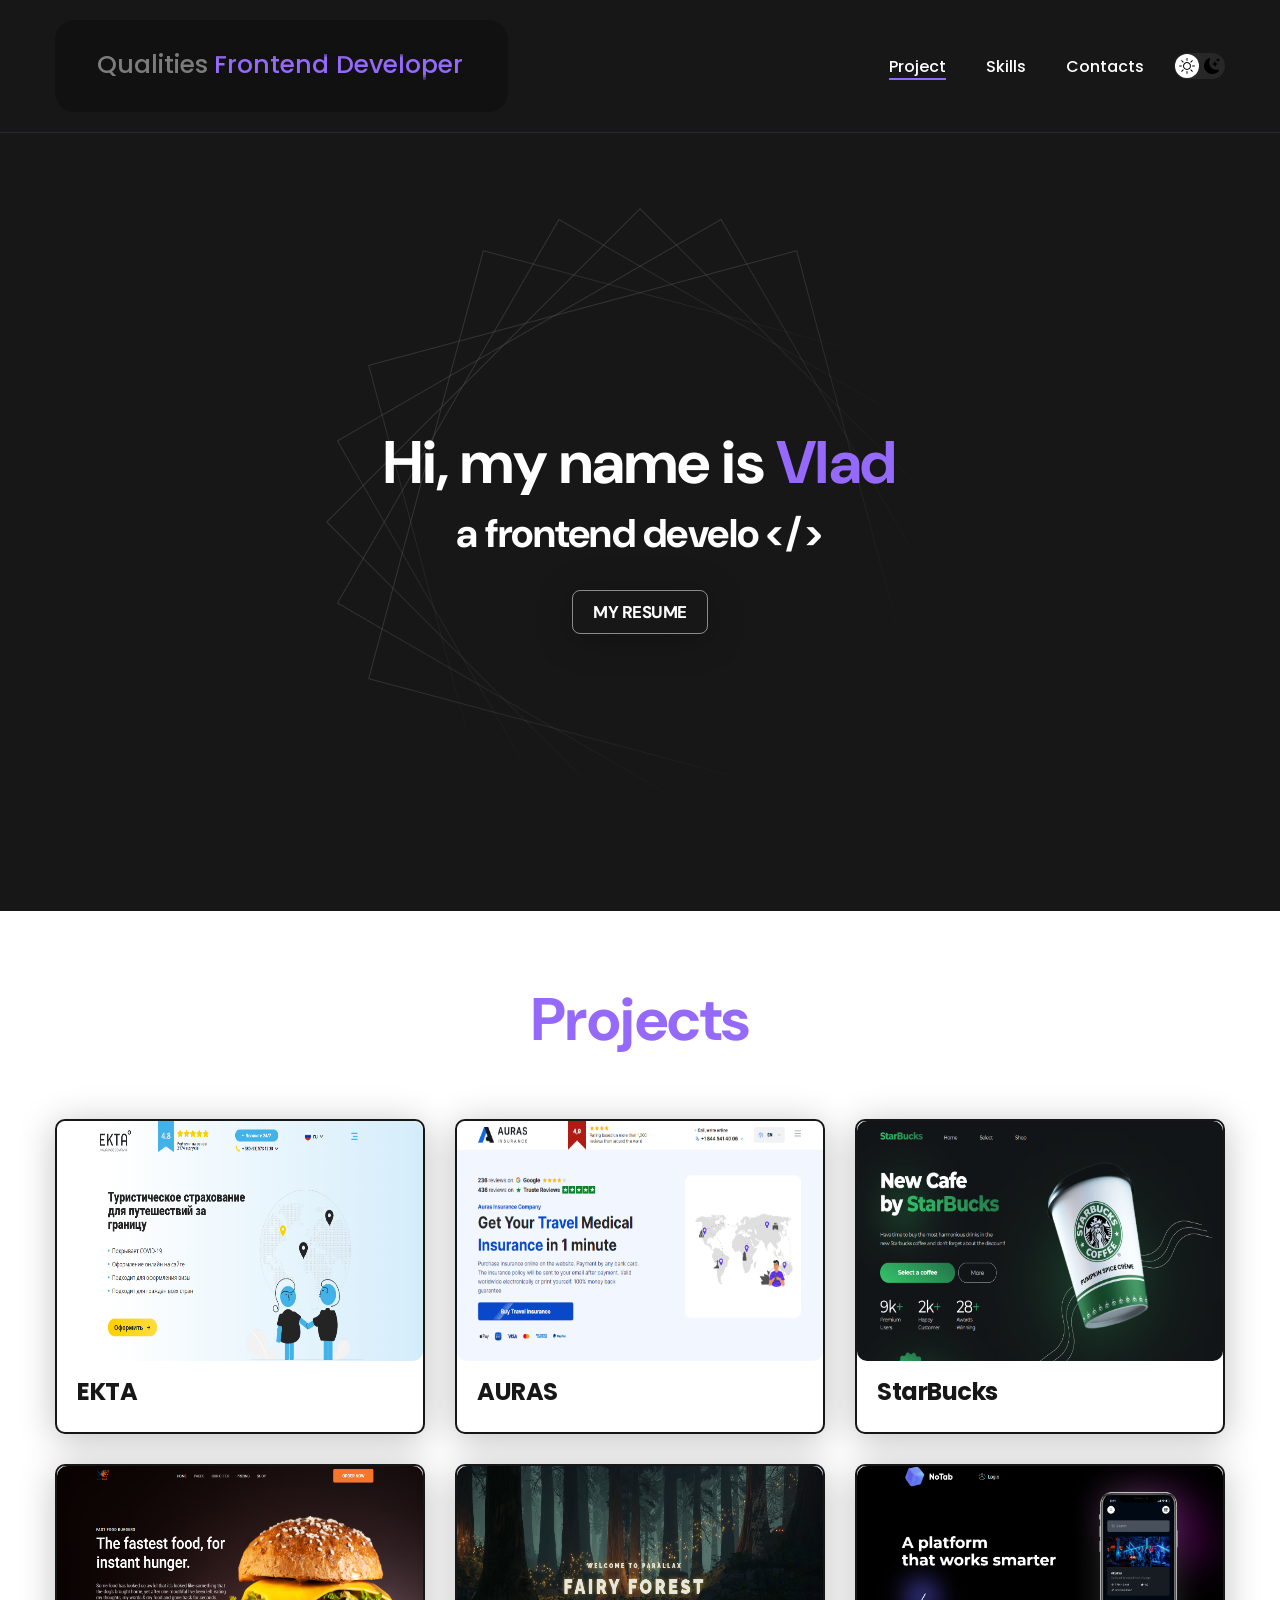
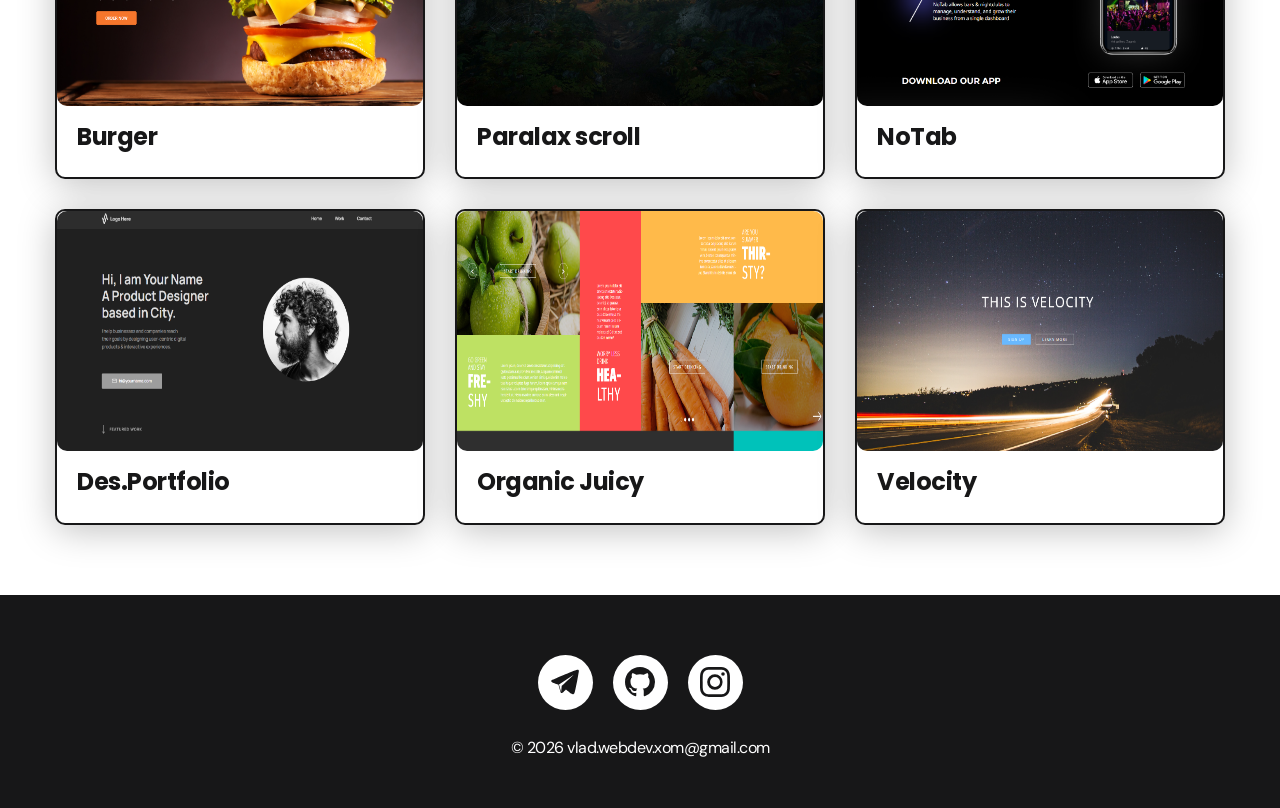
<file: index.html>
<!DOCTYPE html>
<html lang="en">
<head>
    <meta charset="UTF-8">
    <meta name="viewport" content="width=device-width, initial-scale=1.0">
    <title>My portfolio</title>
    <link rel="stylesheet" href="./css/main.css">
    <link rel="stylesheet" href="https://fonts.googleapis.com/css2?family=Material+Symbols+Outlined:opsz,wght,FILL,GRAD@20..48,100..700,0..1,-50..200&icon_names=alternate_email" />

</head>
<body>
    <nav class="nav">
        <div class="container">
            
            <div class="nav-row">
                <!--<a href="./index.html" class="logo"><strong>Frontend</strong>DEV</a> 165 код css
                <a href="./index.html" class="logo" data-text="Awesome">
                    <span class="actual-text">&nbsp;VlaDEV&nbsp;</span>
                    <span aria-hidden="true" class="logo-hover__text">&nbsp;VlaDEV&nbsp;</span>
                </a>-->
                    <div class="card-slim">
                      <div class="loader-slim">
                        <p>Qualities</p>
                        <div class="words-slim">
                          <span class="word-slim">Frontend Developer</span>
                          <span class="word-slim">2+ Years Experience</span>
                          <span class="word-slim">Fast Development</span>
                          <span class="word-slim">UI/UX</span>
                          <span class="word-slim">Figma to code</span>
                        </div>
                      </div>
                    </div>

                <button class="dark-mode-btn">
                    <img src="./img/icons/Sun.svg" alt="" class="dark-mode-btn__icon">
                    <img src="./img/icons/Moon.svg" alt="" class="dark-mode-btn__icon">
                </button>

                <!-- From Uiverse.io by JkHuger --> 
                <ul class="nav-list">
                    <li class="nav-list__item"><a href="./index.html" class="nav-list__link nav-list__link--active">Project</a></li>
                    <li class="nav-list__item"><a href="./skills.html" class="nav-list__link">Skills</a></li>
                    <li class="nav-list__item"><a href="./contacts.html" class="nav-list__link">Contacts</a></li>
                </ul>
            </div>
        </div>
    </nav>

<header class="header">
  <div class="header__wrapper">
    <h1 class="header__title">
      <strong>Hi, my name is <em>Vlad</em></strong><br>
      <span id="typing"></span>
    </h1>

    <div class="header__text">
      <p></p>
    </div>

    <a href="./resume.html" class="header-btn">My resume</a>
  </div>
</header>

    <main class="section">
        <div class="container">
            <h2 class="title-1">Projects</h2>
            <ul class="projects">
                <li class="project">
                    <a href="https://vlad-xom.github.io/EKTA/">
                    <img src="./img/projects/img-site-14.png" alt="Project img" class="project__img">
                    <h3 class="project__title">EKTA</h3>
                    </a>
                </li>
                <li class="project">
                    <a href="https://vlad-xom.github.io/AURAS/">
                    <img src="./img/projects/img-site-13.png" alt="Project img" class="project__img">
                    <h3 class="project__title">AURAS</h3>
                    </a>
                </li>
                <li class="project">
                    <a href="https://vlad-xom.github.io/Starbucks-/">
                    <img src="./img/projects/img-site-9.png" alt="Project img" class="project__img">
                    <h3 class="project__title">StarBucks</h3>
                    </a>
                </li>
                <li class="project">
                    <a href="https://vlad-xom.github.io/burger-web-site/">
                    <img src="./img/projects/img-site-7.png" alt="Project img" class="project__img">
                    <h3 class="project__title">Burger</h3>
                    </a>
                </li>
                <li class="project">
                    <a href="https://vlad-xom.github.io/paralax-site/">
                    <img src=".//img/projects/img-site-3.jpg" alt="Project img" class="project__img">
                    <h3 class="project__title">Paralax scroll</h3>
                    </a>
                </li>

                <li class="project">
                    <a href="https://vlad-xom.github.io/NoTab/">
                    <img src="./img/projects/img-site-8.png" alt="Project img" class="project__img">
                    <h3 class="project__title">NoTab</h3>
                    </a>
                </li>
                <li class="project">
                    <a href="https://vlad-xom.github.io/Des.Portfolio/">
                    <img src=".//img/projects/img-site-12.png" alt="Project img" class="project__img">
                    <h3 class="project__title">Des.Portfolio</h3>
                    </a>
                </li>
                <li class="project">
                    <a href="https://vlad-xom.github.io/Organic-juicy/">
                    <img src=".//img/projects/img-site-11.png" alt="Project img" class="project__img">
                    <h3 class="project__title">Organic Juicy</h3>
                    </a>
                </li>
                <li class="project">
                    <a href="https://vlad-xom.github.io/Velocity/">
                    <img src=".//img/projects/img-site-10.png" alt="Project img" class="project__img">
                    <h3 class="project__title">Velocity</h3>
                    </a>
                </li>
                
            </ul>
        </div>
    </main>

    <footer class="footer">
        <div class="container">
            <div class="footer__wrapper">
                <!-- Стара версія 
            <ul class="social">
                <li class="social__item"><a href="https://github.com/vlad-xom"><img src="./img/icons/gitHub.svg" alt="link"></a></li>
                <li class="social__item"><a href="https://www.instagram.com/vlad.wrtx?igsh=cWZtY2U5YmU4dnN1&utm_source=qr"><img src="./img/icons/instagram.svg" alt="link"></a></li>
                <li class="social__item"><a href="#!"><img src="./img/icons/linkedIn.svg" alt="link"></a></li>
                <li class="social__item"><a href="#!"><img src="./img/icons/twitter.svg" alt="link"></a></li> -->
                <!--<li class="social__item"><a href="#!"><img src="./img/icons/vk.svg" alt="link"></a></li> 
            </ul>
        -->
            <ul class="example-2">
                  <li class="icon-content">
                <a
                  data-social="telegram"
                  aria-label="Telegram"
                  href="https://t.me/vlad_xom">
                  <div class="filled"></div>
                  <svg viewBox="0 0 100 100" version="1.1">
                    <path
                      fill="currentColor"
                      d="M95,9.9c-1.3-1.1-3.4-1.2-7-0.1c0,0,0,0,0,0c-2.5,0.8-24.7,9.2-44.3,17.3c-17.6,7.3-31.9,13.7-33.6,14.5  c-1.9,0.6-6,2.4-6.2,5.2c-0.1,1.8,1.4,3.4,4.3,4.7c3.1,1.6,16.8,6.2,19.7,7.1c1,3.4,6.9,23.3,7.2,24.5c0.4,1.8,1.6,2.8,2.2,3.2  c0.1,0.1,0.3,0.3,0.5,0.4c0.3,0.2,0.7,0.3,1.2,0.3c0.7,0,1.5-0.3,2.2-0.8c3.7-3,10.1-9.7,11.9-11.6c7.9,6.2,16.5,13.1,17.3,13.9  c0,0,0.1,0.1,0.1,0.1c1.9,1.6,3.9,2.5,5.7,2.5c0.6,0,1.2-0.1,1.8-0.3c2.1-0.7,3.6-2.7,4.1-5.4c0-0.1,0.1-0.5,0.3-1.2  c3.4-14.8,6.1-27.8,8.3-38.7c2.1-10.7,3.8-21.2,4.8-26.8c0.2-1.4,0.4-2.5,0.5-3.2C96.3,13.5,96.5,11.2,95,9.9z M30,58.3l47.7-31.6  c0.1-0.1,0.3-0.2,0.4-0.3c0,0,0,0,0,0c0.1,0,0.1-0.1,0.2-0.1c0.1,0,0.1,0,0.2-0.1c-0.1,0.1-0.2,0.4-0.4,0.6L66,38.1  c-8.4,7.7-19.4,17.8-26.7,24.4c0,0,0,0,0,0.1c0,0-0.1,0.1-0.1,0.1c0,0,0,0.1-0.1,0.1c0,0.1,0,0.1-0.1,0.2c0,0,0,0.1,0,0.1  c0,0,0,0,0,0.1c-0.5,5.6-1.4,15.2-1.8,19.5c0,0,0,0,0-0.1C36.8,81.4,31.2,62.3,30,58.3z"></path>
                  </svg>
                </a>
                <div class="tooltip">Telegram</div>
              </li>
              
              <li class="icon-content">
                <a href="https://github.com/vlad-xom" aria-label="GitHub" data-social="github">
                  <div class="filled"></div>
                  <svg
                    xmlns="http://www.w3.org/2000/svg"
                    width="16"
                    height="16"
                    fill="currentColor"
                    class="bi bi-github"
                    viewBox="0 0 16 16"
                    xml:space="preserve">
                    <path
                      d="M8 0C3.58 0 0 3.58 0 8c0 3.54 2.29 6.53 5.47 7.59.4.07.55-.17.55-.38 0-.19-.01-.82-.01-1.49-2.01.37-2.53-.49-2.69-.94-.09-.23-.48-.94-.82-1.13-.28-.15-.68-.52-.01-.53.63-.01 1.08.58 1.23.82.72 1.21 1.87.87 2.33.66.07-.52.28-.87.51-1.07-1.78-.2-3.64-.89-3.64-3.95 0-.87.31-1.59.82-2.15-.08-.2-.36-1.02.08-2.12 0 0 .67-.21 2.2.82.64-.18 1.32-.27 2-.27s1.36.09 2 .27c1.53-1.04 2.2-.82 2.2-.82.44 1.1.16 1.92.08 2.12.51.56.82 1.27.82 2.15 0 3.07-1.87 3.75-3.65 3.95.29.25.54.73.54 1.48 0 1.07-.01 1.93-.01 2.2 0 .21.15.46.55.38A8.01 8.01 0 0 0 16 8c0-4.42-3.58-8-8-8"
                      fill="currentColor"></path>
                  </svg>
                </a>
                <div class="tooltip">GitHub</div>
              </li>

              <li class="icon-content">
                <a
                  href="https://www.instagram.com/vlad.wrtx?igsh=cWZtY2U5YmU4dnN1&utm_source=qr"
                  aria-label="Instagram"
                  data-social="instagram">
                  <div class="filled"></div>
                  <svg
                    xmlns="http://www.w3.org/2000/svg"
                    width="16"
                    height="16"
                    fill="currentColor"
                    class="bi bi-instagram"
                    viewBox="0 0 16 16"
                    xml:space="preserve">
                    <path
                      d="M8 0C5.829 0 5.556.01 4.703.048 3.85.088 3.269.222 2.76.42a3.9 3.9 0 0 0-1.417.923A3.9 3.9 0 0 0 .42 2.76C.222 3.268.087 3.85.048 4.7.01 5.555 0 5.827 0 8.001c0 2.172.01 2.444.048 3.297.04.852.174 1.433.372 1.942.205.526.478.972.923 1.417.444.445.89.719 1.416.923.51.198 1.09.333 1.942.372C5.555 15.99 5.827 16 8 16s2.444-.01 3.298-.048c.851-.04 1.434-.174 1.943-.372a3.9 3.9 0 0 0 1.416-.923c.445-.445.718-.891.923-1.417.197-.509.332-1.09.372-1.942C15.99 10.445 16 10.173 16 8s-.01-2.445-.048-3.299c-.04-.851-.175-1.433-.372-1.941a3.9 3.9 0 0 0-.923-1.417A3.9 3.9 0 0 0 13.24.42c-.51-.198-1.092-.333-1.943-.372C10.443.01 10.172 0 7.998 0zm-.717 1.442h.718c2.136 0 2.389.007 3.232.046.78.035 1.204.166 1.486.275.373.145.64.319.92.599s.453.546.598.92c.11.281.24.705.275 1.485.039.843.047 1.096.047 3.231s-.008 2.389-.047 3.232c-.035.78-.166 1.203-.275 1.485a2.5 2.5 0 0 1-.599.919c-.28.28-.546.453-.92.598-.28.11-.704.24-1.485.276-.843.038-1.096.047-3.232.047s-2.39-.009-3.233-.047c-.78-.036-1.203-.166-1.485-.276a2.5 2.5 0 0 1-.92-.598 2.5 2.5 0 0 1-.6-.92c-.109-.281-.24-.705-.275-1.485-.038-.843-.046-1.096-.046-3.233s.008-2.388.046-3.231c.036-.78.166-1.204.276-1.486.145-.373.319-.64.599-.92s.546-.453.92-.598c.282-.11.705-.24 1.485-.276.738-.034 1.024-.044 2.515-.045zm4.988 1.328a.96.96 0 1 0 0 1.92.96.96 0 0 0 0-1.92m-4.27 1.122a4.109 4.109 0 1 0 0 8.217 4.109 4.109 0 0 0 0-8.217m0 1.441a2.667 2.667 0 1 1 0 5.334 2.667 2.667 0 0 1 0-5.334"
                      fill="currentColor"></path>
                  </svg>
                </a>
                <div class="tooltip">Instagram</div>
              </li>
            </ul>
            <div class="copyright">
                <p>© 2026 vlad.webdev.xom@gmail.com</p>
            </div>
            </div>
        </div>
    </footer>


    <script src="./js/main.js"></script>

</body>
</html>
</file>
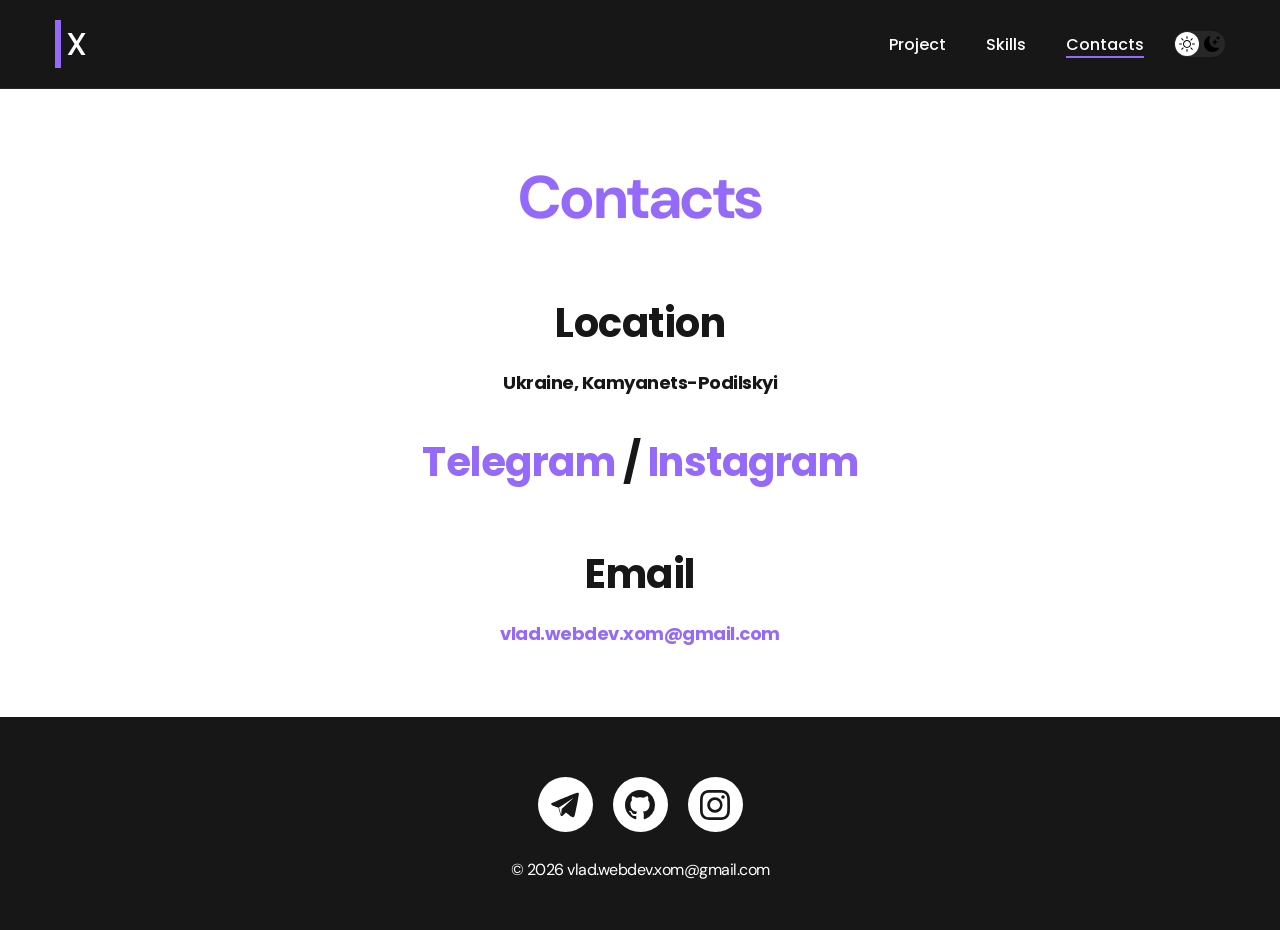
<file: contacts.html>
<!DOCTYPE html>
<html lang="en">
<head>
    <meta charset="UTF-8">
    <meta name="viewport" content="width=device-width, initial-scale=1.0">
    <title>My portfolio</title>
    <link rel="stylesheet" href="./css/main.css">
</head>
<body>
    <nav class="nav">
        <div class="container">
            <div class="nav-row">
                <!--<a href="./index.html" class="logo"><strong>Frontend</strong>DEV</a> 165 код css-->
                <a href="./index.html" class="logo" data-text="Awesome">
                    <span class="actual-text">&nbsp;x&nbsp;</span>
                    <span aria-hidden="true" class="logo-hover__text">&nbsp;x&nbsp;</span>
                </a>
                <button class="dark-mode-btn">
                    <img src="./img/icons/Sun.svg" alt="" class="dark-mode-btn__icon">
                    <img src="./img/icons/Moon.svg" alt="" class="dark-mode-btn__icon">
                </button>
                <ul class="nav-list">
                    <li class="nav-list__item"><a href="./index.html" class="nav-list__link">Project</a></li>
                    <li class="nav-list__item"><a href="./skills.html" class="nav-list__link">Skills</a></li>
                    <li class="nav-list__item"><a href="./contacts.html" class="nav-list__link nav-list__link--active">Contacts</a></li>
                </ul>
            </div>
        </div>
    </nav>

    <main class="section">
        <div class="container">
            <h1 class="title-1 fade-up">Contacts</h1>

            <ul class="content-list">
                <li class="content-list__item fade-up">
                    <h2 class="title-2 fade-up">Location</h2>
                    <p class="fade-up">Ukraine, Kamyanets-Podilskyi</p>
                </li>
                    <li class="content-list__item fade-up">
                    <h2 class="title-2 fade-up"><span><a href="https://t.me/vlad_xom">Telegram</a></span> / <span><a href="https://www.instagram.com/vlad.wrtx?igsh=cWZtY2U5YmU4dnN1&utm_source=qr">Instagram</a></span></h2>
                    <!--<p class="fade-up"><a href="tel:+380682208898">+380682208898</a></p>-->
                </li>
                <li class="content-list__item fade-up">
                    <h2 class="title-2 fade-up">Email</h2>
                    <p class="fade-up"><a href="mailto:vlad.webdev.xom@gmail.com">vlad.webdev.xom@gmail.com</a></p>
                </li>
            </ul>
        </div>




    </main>

    <footer class="footer">
        <div class="container">
            <div class="footer__wrapper">
                <!-- Стара версія 
            <ul class="social">
                <li class="social__item"><a href="https://github.com/vlad-xom"><img src="./img/icons/gitHub.svg" alt="link"></a></li>
                <li class="social__item"><a href="https://www.instagram.com/vlad.wrtx?igsh=cWZtY2U5YmU4dnN1&utm_source=qr"><img src="./img/icons/instagram.svg" alt="link"></a></li>
                <li class="social__item"><a href="#!"><img src="./img/icons/linkedIn.svg" alt="link"></a></li>
                <li class="social__item"><a href="#!"><img src="./img/icons/twitter.svg" alt="link"></a></li> -->
                <!--<li class="social__item"><a href="#!"><img src="./img/icons/vk.svg" alt="link"></a></li> 
            </ul>
        -->
            <ul class="example-2">
                  <li class="icon-content">
                <a
                  data-social="telegram"
                  aria-label="Telegram"
                  href="https://t.me/vlad_xom">
                  <div class="filled"></div>
                  <svg viewBox="0 0 100 100" version="1.1">
                    <path
                      fill="currentColor"
                      d="M95,9.9c-1.3-1.1-3.4-1.2-7-0.1c0,0,0,0,0,0c-2.5,0.8-24.7,9.2-44.3,17.3c-17.6,7.3-31.9,13.7-33.6,14.5  c-1.9,0.6-6,2.4-6.2,5.2c-0.1,1.8,1.4,3.4,4.3,4.7c3.1,1.6,16.8,6.2,19.7,7.1c1,3.4,6.9,23.3,7.2,24.5c0.4,1.8,1.6,2.8,2.2,3.2  c0.1,0.1,0.3,0.3,0.5,0.4c0.3,0.2,0.7,0.3,1.2,0.3c0.7,0,1.5-0.3,2.2-0.8c3.7-3,10.1-9.7,11.9-11.6c7.9,6.2,16.5,13.1,17.3,13.9  c0,0,0.1,0.1,0.1,0.1c1.9,1.6,3.9,2.5,5.7,2.5c0.6,0,1.2-0.1,1.8-0.3c2.1-0.7,3.6-2.7,4.1-5.4c0-0.1,0.1-0.5,0.3-1.2  c3.4-14.8,6.1-27.8,8.3-38.7c2.1-10.7,3.8-21.2,4.8-26.8c0.2-1.4,0.4-2.5,0.5-3.2C96.3,13.5,96.5,11.2,95,9.9z M30,58.3l47.7-31.6  c0.1-0.1,0.3-0.2,0.4-0.3c0,0,0,0,0,0c0.1,0,0.1-0.1,0.2-0.1c0.1,0,0.1,0,0.2-0.1c-0.1,0.1-0.2,0.4-0.4,0.6L66,38.1  c-8.4,7.7-19.4,17.8-26.7,24.4c0,0,0,0,0,0.1c0,0-0.1,0.1-0.1,0.1c0,0,0,0.1-0.1,0.1c0,0.1,0,0.1-0.1,0.2c0,0,0,0.1,0,0.1  c0,0,0,0,0,0.1c-0.5,5.6-1.4,15.2-1.8,19.5c0,0,0,0,0-0.1C36.8,81.4,31.2,62.3,30,58.3z"></path>
                  </svg>
                </a>
                <div class="tooltip">Telegram</div>
              </li>
              
              <li class="icon-content">
                <a href="https://github.com/vlad-xom" aria-label="GitHub" data-social="github">
                  <div class="filled"></div>
                  <svg
                    xmlns="http://www.w3.org/2000/svg"
                    width="16"
                    height="16"
                    fill="currentColor"
                    class="bi bi-github"
                    viewBox="0 0 16 16"
                    xml:space="preserve">
                    <path
                      d="M8 0C3.58 0 0 3.58 0 8c0 3.54 2.29 6.53 5.47 7.59.4.07.55-.17.55-.38 0-.19-.01-.82-.01-1.49-2.01.37-2.53-.49-2.69-.94-.09-.23-.48-.94-.82-1.13-.28-.15-.68-.52-.01-.53.63-.01 1.08.58 1.23.82.72 1.21 1.87.87 2.33.66.07-.52.28-.87.51-1.07-1.78-.2-3.64-.89-3.64-3.95 0-.87.31-1.59.82-2.15-.08-.2-.36-1.02.08-2.12 0 0 .67-.21 2.2.82.64-.18 1.32-.27 2-.27s1.36.09 2 .27c1.53-1.04 2.2-.82 2.2-.82.44 1.1.16 1.92.08 2.12.51.56.82 1.27.82 2.15 0 3.07-1.87 3.75-3.65 3.95.29.25.54.73.54 1.48 0 1.07-.01 1.93-.01 2.2 0 .21.15.46.55.38A8.01 8.01 0 0 0 16 8c0-4.42-3.58-8-8-8"
                      fill="currentColor"></path>
                  </svg>
                </a>
                <div class="tooltip">GitHub</div>
              </li>

              <li class="icon-content">
                <a
                  href="https://www.instagram.com/vlad.wrtx?igsh=cWZtY2U5YmU4dnN1&utm_source=qr"
                  aria-label="Instagram"
                  data-social="instagram">
                  <div class="filled"></div>
                  <svg
                    xmlns="http://www.w3.org/2000/svg"
                    width="16"
                    height="16"
                    fill="currentColor"
                    class="bi bi-instagram"
                    viewBox="0 0 16 16"
                    xml:space="preserve">
                    <path
                      d="M8 0C5.829 0 5.556.01 4.703.048 3.85.088 3.269.222 2.76.42a3.9 3.9 0 0 0-1.417.923A3.9 3.9 0 0 0 .42 2.76C.222 3.268.087 3.85.048 4.7.01 5.555 0 5.827 0 8.001c0 2.172.01 2.444.048 3.297.04.852.174 1.433.372 1.942.205.526.478.972.923 1.417.444.445.89.719 1.416.923.51.198 1.09.333 1.942.372C5.555 15.99 5.827 16 8 16s2.444-.01 3.298-.048c.851-.04 1.434-.174 1.943-.372a3.9 3.9 0 0 0 1.416-.923c.445-.445.718-.891.923-1.417.197-.509.332-1.09.372-1.942C15.99 10.445 16 10.173 16 8s-.01-2.445-.048-3.299c-.04-.851-.175-1.433-.372-1.941a3.9 3.9 0 0 0-.923-1.417A3.9 3.9 0 0 0 13.24.42c-.51-.198-1.092-.333-1.943-.372C10.443.01 10.172 0 7.998 0zm-.717 1.442h.718c2.136 0 2.389.007 3.232.046.78.035 1.204.166 1.486.275.373.145.64.319.92.599s.453.546.598.92c.11.281.24.705.275 1.485.039.843.047 1.096.047 3.231s-.008 2.389-.047 3.232c-.035.78-.166 1.203-.275 1.485a2.5 2.5 0 0 1-.599.919c-.28.28-.546.453-.92.598-.28.11-.704.24-1.485.276-.843.038-1.096.047-3.232.047s-2.39-.009-3.233-.047c-.78-.036-1.203-.166-1.485-.276a2.5 2.5 0 0 1-.92-.598 2.5 2.5 0 0 1-.6-.92c-.109-.281-.24-.705-.275-1.485-.038-.843-.046-1.096-.046-3.233s.008-2.388.046-3.231c.036-.78.166-1.204.276-1.486.145-.373.319-.64.599-.92s.546-.453.92-.598c.282-.11.705-.24 1.485-.276.738-.034 1.024-.044 2.515-.045zm4.988 1.328a.96.96 0 1 0 0 1.92.96.96 0 0 0 0-1.92m-4.27 1.122a4.109 4.109 0 1 0 0 8.217 4.109 4.109 0 0 0 0-8.217m0 1.441a2.667 2.667 0 1 1 0 5.334 2.667 2.667 0 0 1 0-5.334"
                      fill="currentColor"></path>
                  </svg>
                </a>
                <div class="tooltip">Instagram</div>
              </li>
            </ul>
            <div class="copyright">
                <p>© 2026 vlad.webdev.xom@gmail.com</p>
            </div>
            </div>
        </div>
    </footer>

        <script src="./js/main.js"></script>
</body>
</html>
</file>
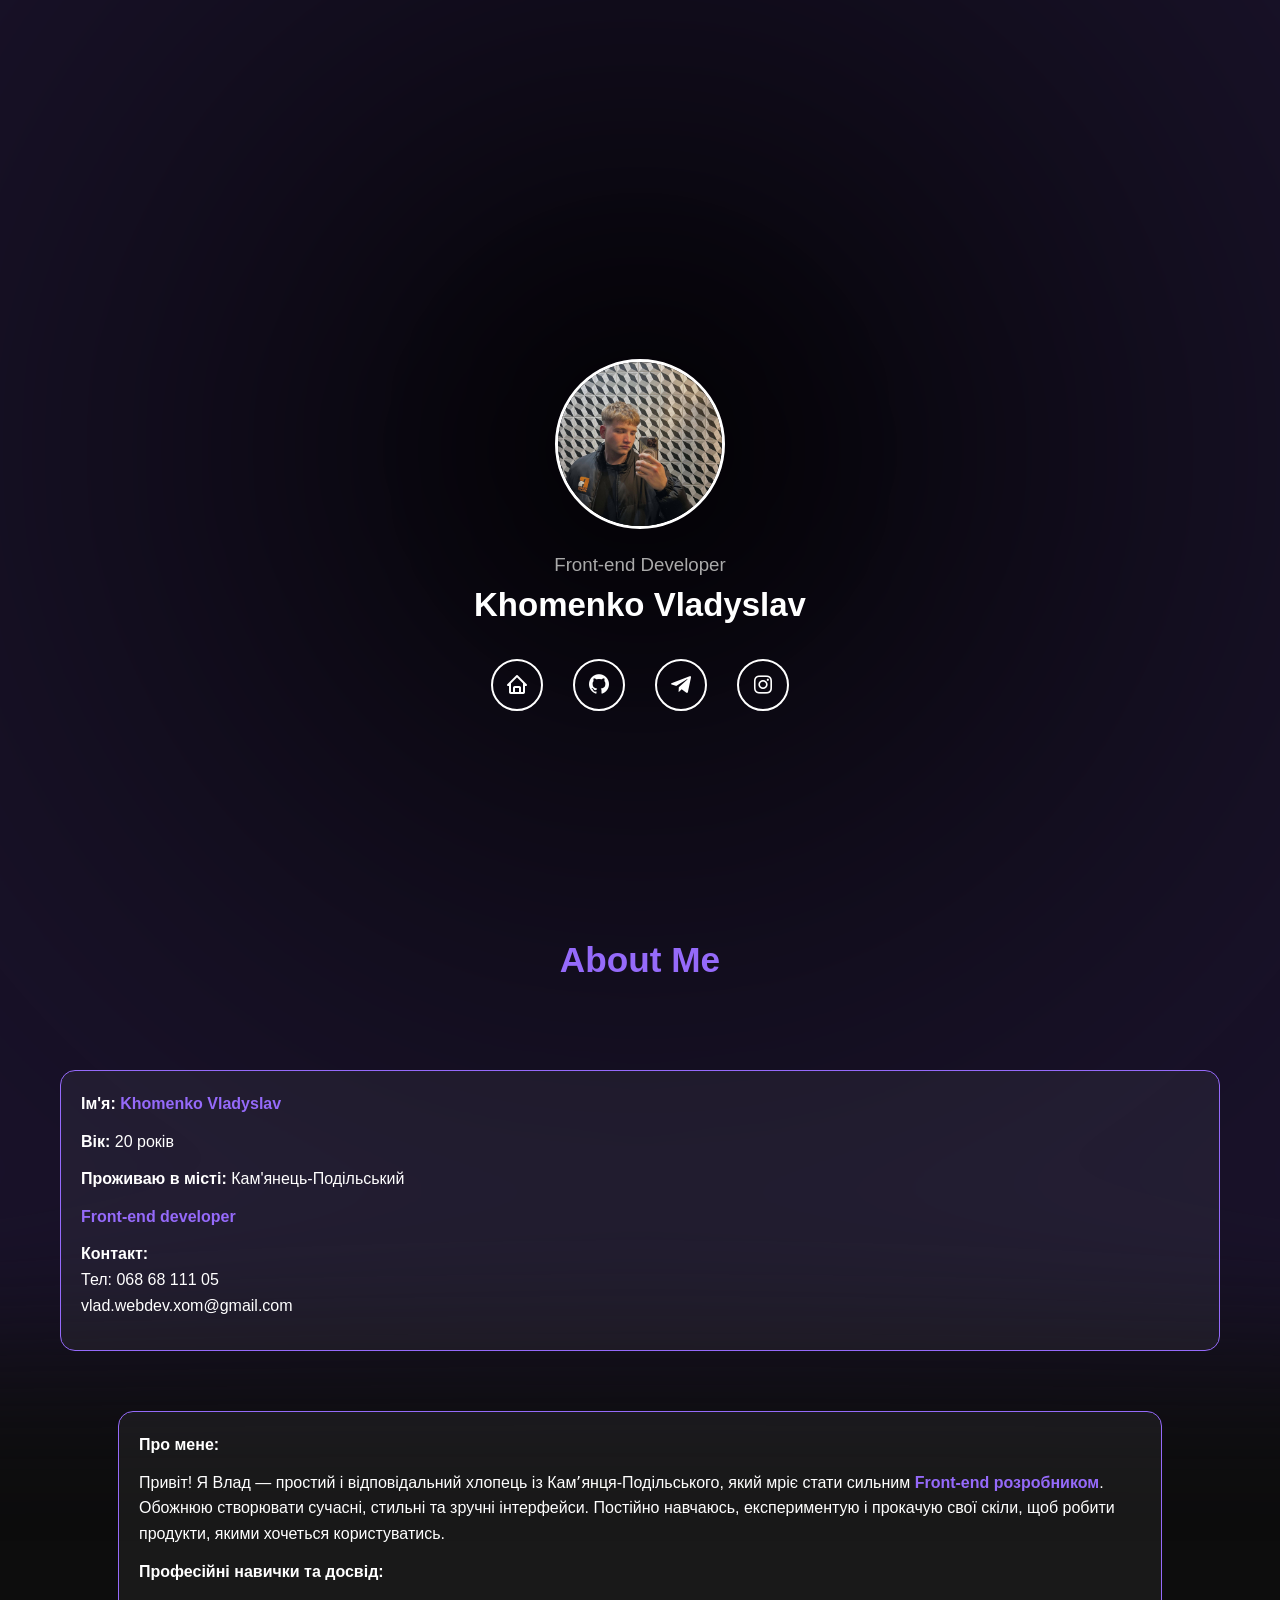
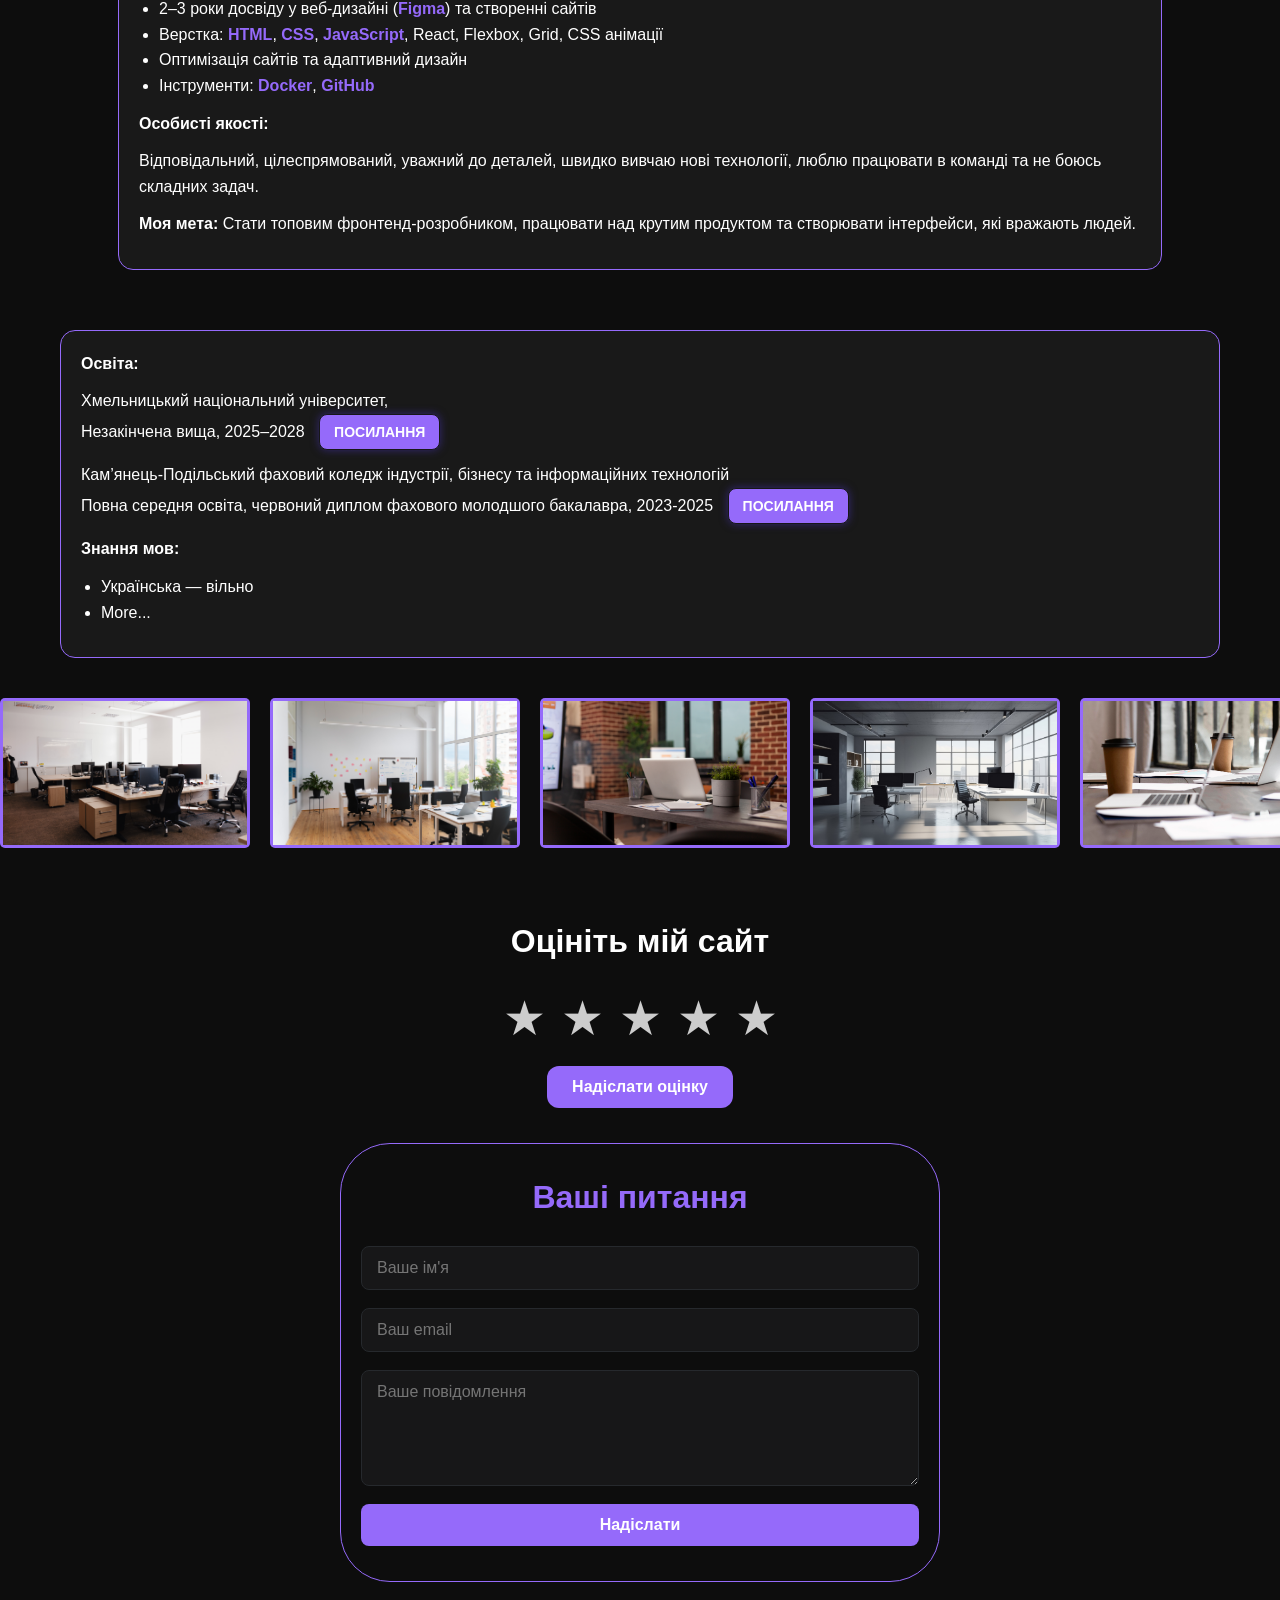
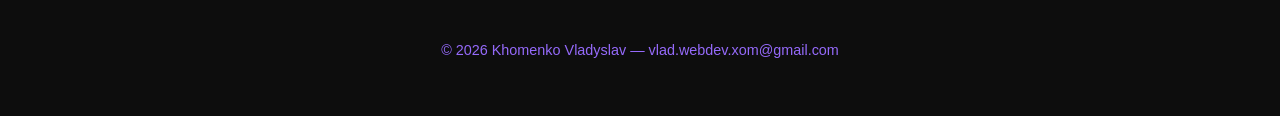
<file: resume.html>
<!DOCTYPE html>
<html lang="uk">
<head>
<meta charset="UTF-8">
<meta name="viewport" content="width=device-width, initial-scale=1.0">
<title>Resume my</title>
<link rel="icon" type="image/png" sizes="32x32" href="./img/projects/hero-img.jpg">
<link href="https://unpkg.com/boxicons@2.1.4/css/boxicons.min.css" rel="stylesheet">
<link rel="stylesheet" href="./css/rusume.css">
<link rel="stylesheet" href="https://cdn.jsdelivr.net/npm/swiper@11/swiper-bundle.min.css"/>
</head>
<body>

<!-- Hero -->
<section class="hero">
    <img src="./img/projects/user-photo.jpg" alt="Vlad photo" class="card-photo">
  <img src="./img/projects/hero-img-1.jpg" alt="Фото користувача" class="fade-in" data-delay="500">

  <h3 class="fade-in">Front-end Developer</h3>
  <h1 class="fade-in" data-delay="600">Khomenko Vladyslav</h1>
  <div class="socials fade-in" data-delay="900">
    <a href="./index.html" title="Головна"><i class='bx bx-home'></i></a>
    <a href="https://github.com/vlad-xom" target="_blank" title="GitHub"><i class='bx bxl-github'></i></a>
    <a href="https://t.me/vlad_xom" target="_blank" title="Telegram"><i class='bx bxl-telegram'></i></a>
    <a href="https://instagram.com/vlad.wrtx" target="_blank" title="Instagram"><i class='bx bxl-instagram'></i></a>
  </div>
</section>

<!-- About -->
<section class="about">
  <h2>About Me</h2>

  <div class="about-left fade-in" data-delay="0">
    <p><strong>Ім'я:</strong> <span class="highlight">Khomenko Vladyslav</span></p>
    <p><strong>Вік:</strong> 20 років</p>
    <p><strong>Проживаю в місті:</strong> Кам'янець-Подільський</p>
    <p><strong></strong> <span class="highlight">Front-end developer</span></p>
    <!--<p><strong>Вид зайнятості:</strong> повна, неповна</p>-->
    <p><strong>Контакт:</strong><br>Тел: 068 68 111 05<br> vlad.webdev.xom@gmail.com</p>
  </div>

<div class="about-center fade-in" data-delay="300">
  <p><strong>Про мене:</strong></p>
  <p>
    Привіт! Я Влад — простий і відповідальний хлопець із Камʼянця-Подільського, який мріє стати сильним 
    <span class="highlight">Front-end розробником</span>. Обожнюю створювати сучасні, стильні та зручні інтерфейси. 
    Постійно навчаюсь, експериментую і прокачую свої скіли, щоб робити продукти, якими хочеться користуватись.
  </p>

  <p><strong>Професійні навички та досвід:</strong></p>
  <ul>
    <li>2–3 роки досвіду у веб-дизайні (<span class="highlight">Figma</span>) та створенні сайтів</li>
    <li>Верстка: <span class="highlight">HTML</span>, <span class="highlight">CSS</span>, <span class="highlight">JavaScript</span>, React, Flexbox, Grid, CSS анімації</li>
    <li>Оптимізація сайтів та адаптивний дизайн</li>
    <li>Інструменти: <span class="highlight">Docker</span>, <span class="highlight">GitHub</span></li>
  </ul>

  <p><strong>Особисті якості:</strong></p>
  <p>Відповідальний, цілеспрямований, уважний до деталей, швидко вивчаю нові технології, люблю працювати в команді та не боюсь складних задач.</p>

  <p><strong>Моя мета:</strong> Стати топовим фронтенд-розробником, працювати над крутим продуктом та створювати інтерфейси, які вражають людей.</p>
</div>

  <div class="about-right fade-in" data-delay="600">
<div class="education-section">
  <p><strong>Освіта:</strong></p>

  <p>
    Хмельницький національний університет,<br>
    Незакінчена вища, 2025–2028
    <a href="https://khmnu.edu.ua/" target="_blank" class="edu-link">Посилання</a>
  </p>

  <p>
    Кам’янець-Подільський фаховий коледж індустрії, бізнесу та інформаційних технологій<br>
    Повна середня освіта, червоний диплом фахового молодшого бакалавра, 2023-2025
    <a href="https://kpik.org.ua/" target="_blank" class="edu-link">Посилання</a>
  </p>

  <p><strong>Знання мов:</strong></p>
  <ul>
    <li>Українська — вільно</li>
    <li>More...</li>
  </ul>
</div>
</section>
<!-- Slider -->
<section class="slider-section">
  <div class="swiper mySwiper">
    <div class="swiper-wrapper">

      <div class="swiper-slide"><img src="./img/slider-img/img-slider-1.jpg" alt=""></div>
      <div class="swiper-slide"><img src="./img/slider-img/img-slider-2.jpg" alt=""></div>
      <div class="swiper-slide"><img src="./img/slider-img/img-slider-3.jpg" alt=""></div>
      <div class="swiper-slide"><img src="./img/slider-img/img-slider-4.jpg" alt=""></div>
      <div class="swiper-slide"><img src="./img/slider-img/img-slider-5.jpg" alt=""></div>
      <div class="swiper-slide"><img src="./img/slider-img/img-slider-6.jpg" alt=""></div>
      <div class="swiper-slide"><img src="./img/slider-img/img-slider-7.jpg" alt=""></div>
      <div class="swiper-slide"><img src="./img/slider-img/img-slider-8.jpg" alt=""></div>
      <div class="swiper-slide"><img src="./img/slider-img/img-slider-9.jpg" alt=""></div>

    </div>
  </div>
</section>
<!-- Rating -->
<section class="rating-section fade-in">
  <h2>Оцініть мій сайт</h2>
  <form action="https://formspree.io/f/xrbobekz" method="POST" id="ratingForm">
    <div class="rating-wrapper">
      <div class="stars">
        <input type="radio" name="rating" id="star1" value="1" required>
        <label for="star1">★</label>

        <input type="radio" name="rating" id="star2" value="2">
        <label for="star2">★</label>

        <input type="radio" name="rating" id="star3" value="3">
        <label for="star3">★</label>

        <input type="radio" name="rating" id="star4" value="4">
        <label for="star4">★</label>

        <input type="radio" name="rating" id="star5" value="5">
        <label for="star5">★</label>
      </div>

      <input type="hidden" name="message" value="Користувач оцінив сайт">

      <div class="rating-button-wrapper">
        <button type="submit" class="rating-btn">Надіслати оцінку</button>
      </div>
    </div>
  </form>
</section>

  <!-- Contact -->
   <div class="contacts">
    <section class="contact fade-in">
      <h2>Ваші питання</h2>
      <form action="https://formspree.io/f/xrbobekz" method="POST">
      <input type="text" name="name" placeholder="Ваше ім'я" required>
      <input type="email" name="email" placeholder="Ваш email" required>
      <textarea name="message" rows="5" placeholder="Ваше повідомлення" required></textarea>
      <button type="submit">Надіслати</button>
      </form>
    </section>
   </div>


<footer>
  © 2026 Khomenko Vladyslav — vlad.webdev.xom@gmail.com
</footer>
<script src="./js/main.js"></script>
<script src="https://cdn.jsdelivr.net/npm/swiper@11/swiper-bundle.min.js"></script>
<script src="./js/slider.js"></script>



</body>
</html>
</file>
<file: css/main.css>
@import "./reset.css";
@import url('https://fonts.googleapis.com/css2?family=DM+Sans:ital,opsz,wght@0,9..40,100..1000;1,9..40,100..1000&family=Poppins:wght@400;500;700&display=swap');


:root {
    --blackpure: #000;
    --black: #171718;
    --black-border: #26292d;
    --white: #fff;
    --purpule: #956afa; /*#5c62ec*/
    --page-bg-color: #ffffff;



    --text-color: var(--black);
    --dark-bg: var(--black);
    --dark-border: var(--black-border);
    --header-text: var(--white);
    --accent: var(--purpule);

    /* Logo btn */
    --border-right: 6px;
    --fs-size: 2em;

    /* light mode */
    --page-bg: var(--page-bg-color);
    --text-color: var(--black);
    --title-1: var(--black);
    --color-icons: var(--accent);
    --project-card-bg: var(--white);
    --project-card-text: var(--black);
    --box-shadow: 0px 5px 36px rgba(0, 0, 0, 0.25);


    --fade-up-duration: 1.4s;   /* тривалість анімації */
    --fade-up-distance: 40px; /* на скільки елемент буде зміщено вниз спочатку */
}
.dark {
    /* dark mode */
    --page-bg: #252526;
    --text-color: var(--white);
    --page-resume-bg: #3a3a3b;

    --title-1: var(--white);
    --color-icons: var(--white);

    --project-card-bg: var(--black);
    --project-card-text: var(--white);
    --box-shadow: 0px 5px 36px rgba(0, 0, 0, 0.8);


}
html,body {
    display: flex;
    flex-direction: column;
    font-family: "DM Sans", sans-serif;
    letter-spacing: -0.5px;
    min-height: 100vh;

    /* light mode */ 
    background-color: var(--page-bg);
    color: var(--text-color);

}



.container {
    margin: 0 auto;
    padding: 0 15px;
    max-width: 1200px;
}


.section {
    padding: 70px 0;
}

.title-1 {
    margin-bottom: 60px;
    font-size: 60px;
    font-weight: 700;
    color: var(--title-1);
    line-height: 1.3;
    text-align: center;

}

.title-2 {
    font-size: 40px;
    line-height: 1.3;
    margin-bottom: 20px;
    font-weight: 700;
}
/*
.none {
    display: none !important;
}
*/

/*
.poppins-regular {
  font-family: "Poppins", sans-serif;
  font-weight: 400;
  font-style: normal;
}

.poppins-medium {
  font-family: "Poppins", sans-serif;
  font-weight: 500;
  font-style: normal;
}

.poppins-bold {
  font-family: "Poppins", sans-serif;
  font-weight: 700;
  font-style: normal;
}

.dm-sans-<uniquifier> {
  font-family: "DM Sans", sans-serif;
  font-optical-sizing: auto;
  font-weight: <weight>;
  font-style: normal;
}
*/
                                                      /*        FADE UP          */

.fade-up {
  opacity: 0;
  transform: translateY(30px);
  animation: fadeUp 1s ease forwards;
}

/* Щоб з’являлися з невеликою затримкою один за одним */
.fade-up:nth-child(1) { animation-delay: 0.4s; }
.fade-up:nth-child(2) { animation-delay: 0.6s; }
.fade-up:nth-child(3) { animation-delay: 0.8s; }
.fade-up:nth-child(4) { animation-delay: 1s; }

@keyframes fadeUp {
  to {
    opacity: 1;
    transform: translateY(0);
  }
}


/* Nav */

.nav {
    padding: 20px 0;
    border-bottom: 1px solid var(--dark-border);
    background-color: var(--dark-bg);
    color: var(--header-text);
    letter-spacing: normal;
}
.nav-row {
    display: flex;
    justify-content: space-around;
    align-items: center;
    column-gap: 30px;
    row-gap: 20px;
    flex-wrap: wrap;
}


                                                         /*LOGO*/
                                                         /*
.logo {
    margin-right: auto;
    color: var(--accent);
    font-size: 24px;
    font-family: "Poppins", sans-serif;
}

.logo strong {
    font-weight: 700;
}
*/
.card-slim {
  /* color used to softly clip top and bottom of the .words container */
  --bg-color: #111;
  background-color: var(--bg-color);
  padding: 1rem 2rem;
  border-radius: 1.25rem;
  margin-right: auto;
}
.loader-slim {
  color: rgb(124, 124, 124);
  font-family: "Poppins", sans-serif;
  font-weight: 500;
  font-size: 25px;
  -webkit-box-sizing: content-box;
  box-sizing: content-box;
  height: 40px;
  padding: 10px 10px;
  display: -webkit-box;
  display: -ms-flexbox;
  display: flex;
  border-radius: 8px;
}

.words-slim {
  overflow: hidden;
  position: relative;
}
.words-slim::after {
  content: "";
  position: absolute;
  inset: 0;
  background: linear-gradient(
    var(--bg-color) 10%,
    transparent 30%,
    transparent 70%,
    var(--bg-color) 90%
  );
  z-index: 20;
}

.word-slim {
  display: block;
  height: 100%;
  padding-left: 6px;
  color: #956afa;
  animation: spin_4991 4s infinite;
}

@keyframes spin_4991 {
  10% {
    -webkit-transform: translateY(-102%);
    transform: translateY(-102%);
  }

  25% {
    -webkit-transform: translateY(-100%);
    transform: translateY(-100%);
  }

  35% {
    -webkit-transform: translateY(-202%);
    transform: translateY(-202%);
  }

  50% {
    -webkit-transform: translateY(-200%);
    transform: translateY(-200%);
  }

  60% {
    -webkit-transform: translateY(-302%);
    transform: translateY(-302%);
  }

  75% {
    -webkit-transform: translateY(-300%);
    transform: translateY(-300%);
  }

  85% {
    -webkit-transform: translateY(-402%);
    transform: translateY(-402%);
  }

  100% {
    -webkit-transform: translateY(-400%);
    transform: translateY(-400%);
  }
}
.logo{
  height: auto;
  background: transparent;
  border: none;
  margin-right: auto;
}

.logo {
  letter-spacing: 3px;
  text-decoration: none;
  font-size: var(--fs-size);
  font-family: "Poppins", sans-serif;
  position: relative;
  text-transform: uppercase;
  color: var(--white);
  font-weight: 500;
}
.logo-hover__text {
  position: absolute;
  box-sizing: border-box;
  content: attr(data-text);
  color: var(--accent);
  width: 0%;
  inset: 0;
  border-right: var(--border-right) solid var(--accent);
  overflow: hidden;
  transition: 0.5s;
  -webkit-text-stroke: 1px var(--accent);
}
.logo:hover .logo-hover__text {
  width: 100%;
  filter: drop-shadow(0 5px 25px var(--accent));
}

.nav-list {
    display: flex;
    align-items: center;
    row-gap: 10px;
    column-gap: 40px;
    font-size: 16px;
    font-weight: 500;
    font-family: 'Poppins' sans-serif;
}
.nav-list__link {
    color: var(--header-text);
    transition: opacity 0.2s ease-in;
}
.nav-list__link:hover {
    opacity: 0.8;
}
.nav-list__link--active {
    position: relative;
}

.nav-list__link--active::before {
    content: "";
    position: absolute;
    left: 0;
    top: 100%;
    display: block;
    height: 2px;
    width: 100%;
    background-color: var(--accent);
}

/* Dark mode btn */ 

.dark-mode-btn {
    order: 9;
    display: flex;
    justify-content: space-between;
    position: relative;
    width: 51px;
    height: 26px;
    border-radius: 50px;
    background-color: #272727;
    padding: 5px;
}
.dark-mode-btn::before {
    content: '';
    position: absolute;
    top: 1px;
    left: 1px;
    display: block;
    width: 24px;
    height: 24px;
    border-radius: 50%;
    background-color: var(--white);
    transition: all 0.2s ease-in;
}

.dark-mode-btn--active::before {
    left: 26px;
}

.dark-mode-btn__icon {
    position: relative;
    z-index: 9;
}


/* Header */


.header {
    display: flex;
    justify-content: center;
    align-items: center;
    min-height: 778px;
    padding: 40px 0;
    background-color: var(--dark-bg);
    color: var(--header-text);
    text-align: center;
    background-image: url('./../img/Header-bg.png');
    background-repeat: no-repeat;
    background-size: auto;
    background-position: center;
}

.header__wrapper {
    padding: 0 15px;
    max-width: 660px;
}

.header__title {
    margin-bottom: 20px;
    font-size: 40px;
    font-weight: 700;
    line-height: 1.4;
}
.header__title strong {
    font-size: 60px;
    font-weight: 700;
}
.header__title em {
    font-style: normal;
    color: var(--accent);
}
.header__text {
    margin-bottom: 40px;
    font-size: 18px;
    line-height: 1.333;
}
.header__text p + p {
    margin-top: 0.5em;
}

.header-btn {
  padding: 10px 20px;
  text-transform: uppercase;
  border-radius: 8px;
  font-size: 17px;
  font-weight: 700;
  color: var(--white);
  text-shadow: none;
  background: transparent;
  cursor: pointer;
  box-shadow: var(--box-shadow);
  border: 1px solid #ffffff80;
  transition: 0.5s ease;
  user-select: none;
}


                                                            /*FADE UP */
.header__title,
.header__text,
.header-btn {
  opacity: 0;
  transform: translateY(50px);
  animation: slideUp 1s ease-out forwards;
}

/* Затримка для кожного елемента, щоб появлялись по черзі */
.header__title {
  animation-delay: 0.3s;
}

.header__text {
  animation-delay: 0.6s;
}

.header-btn {
  animation-delay: 1.2s;
}

/* Анімація появи знизу вверх */
@keyframes slideUp {
  0% {
    opacity: 0;
    transform: translateY(100px);
  }
  100% {
    opacity: 1;
    transform: translateY(0);
  }
}
/**/

.header-btn:hover {
  color: #ffffff;
  background: var(--accent);
  border: 1px solid var(--accent);
  text-shadow: 0 0 5px #ffffff, 0 0 10px #ffffff, 0 0 20px #ffffff;
  box-shadow: 0 0 5px var(--accent), 0 0 20px var(--accent),
    0 0 50px var(--accent), 0 0 100px var(--accent);
}


#typing::after {
  content: "</>";
  margin-left: 4px;
  animation: blink 1s infinite;
}

@keyframes blink {
  0%, 50%, 100% { opacity: 1; }
  25%, 75% { opacity: 0; }
}

/* 
.btn {
    display: inline-block;
    height: 48px;
    padding: 12px 28px;
    border-radius: 5px;
    background-color: var(--accent);
    color: var(--white);
    letter-spacing: 0.15px;
    font-size: 16px;
    font-weight: 500;
    transition: opacity 0.15s ease-in; 
}

.btn:hover {
    opacity: 0.8;
}
.btn:active {
    position: relative;
    top: 2px;
}
*/
/* Btn outline */

.button-icon {
  display: flex;
  border: 3px #fff solid;
  width: fit-content;
  height: fit-content;
  cursor: pointer;
}

.icon {
  background-color: #fff;
  padding: 10px 10px 5px 10px;
}

.icon svg {
  width: 25px;
  height: 25px;
}

.cube {
  transition: all 0.4s;
  transform-style: preserve-3d;
  width: 200px;
  height: 20px;
}

.button-icon:hover {
  border-color: var(--accent);
}

.button-icon:hover .cube {
  transform: rotateX(90deg);
}

.side {
  position: absolute;
  height: 47px;
  width: 200px;
  display: flex;
  font-size: 0.8em;
  justify-content: center;
  align-items: center;
  text-transform: uppercase;
  letter-spacing: 0.5px;
  font-weight: bold;
}

.top {
  background: var(--accent);
  color: #fff;
  transform: rotateX(-90deg) translate3d(0, 13.5px, 2em);
}

.front {
  background: #222229;
  color: #fff;
  transform: translate3d(0, 0, 1em);
}
.btn-outline {
    height: 48px;
    border-radius: 5px;
    padding: 12px 20px;
    border: 1px solid #000;
    color: var(--blackpure);
    display: flex;
    column-gap: 10px;
    align-items: center;
    transition: opacity 0.15s ease-in; 
    background-color: var(--white);
}

.btn-outline:hover {
    opacity: 0.8;
}
.btn-outline:active {
    position: relative;
    top: 2px;
}

/* Projects */



.projects {
    display: grid;
    justify-content: center;
    grid-template-columns: 1fr 1fr 1fr;
    column-gap: 30px;
    row-gap: 30px;
}

.project {
    max-width: 380px;
    background-color: var(--project-card-bg);
    box-shadow: var(--box-shadow);
    border-radius: 10px;
    opacity: 0;
    transform: translateX(-50px);
    transition: all 0.6s ease-out;
}
.project.show {
    border: 2px solid var(--black);
    opacity: 1;
    transform: translateX(0);
}
.project__title {
    padding: 15px 20px 25px;
    font-weight: 700;
    font-size: 24px;
    line-height: 1.3;
    color: var(--project-card-text);
}
.project:hover {
  background-color: var(--accent);
}


.project__img {
    height: 240px;
    border-radius: 10px;
}



/* Project details */

.project-details {
    display: flex;
    flex-direction: column;
    align-items: center;
    margin: 0 auto;
    max-width: 865px;
    text-align: center;
}

.project-details__cover {
    max-width: 100%;
    margin-bottom: 40px;
    box-shadow: 0px 5px 35px rgba(0, 0, 0, 0.25);
    border-radius: 10px;
}

.project-details__desc {
    font-weight: 700;
    font-size: 24px;
    line-height: 130%;
    margin-bottom: 30px;
    line-height: 1.3;
}

/* skills */
.title-1 {
  color: var(--color-icons);
}
.skills--grid {
    display: grid;
    grid-template-columns: repeat(auto-fit, minmax(320px, 1fr));
    gap: 30px;
    margin-top: 50px;
}

.skills--card {
    background: linear-gradient(135deg, rgba(255,255,255,0.1), rgba(255,255,255,0.02));
    border-radius: 30px;
    padding: 1px; /* Для градієнтної рамки */
    position: relative;
    backdrop-filter: blur(10px);
}

.skills--card-inner {
    background: var(--project-card-bg);
    border-radius: 29px;
    padding: 40px;
    height: 100%;
    color: var(--project-card-text);
    border: 2px solid var(--accent);
}

.skills--tech-grid {
    display: grid;
    grid-template-columns: 1fr 1fr;
    gap: 15px;
    list-style: none;
    margin-top: 20px;
}

.skills--tech-grid li {
    background: rgba(92, 98, 236, 0.05);
    padding: 10px;
    border-radius: 12px;
    text-align: center;
    font-size: 15px;
    border: 1px solid rgba(255, 255, 255, 0.05);
    transition: 0.3s;
}

.skills--tech-grid li:hover {
    background: var(--accent);
    transform: translateY(-6px);
    color: var(--white);
}


                                                             /* Footer */

.footer {
    margin-top: auto;
    padding: 60px 0 50px;
    background-color: var(--dark-bg);
    color: var(--header-text);
}

.footer__wrapper {
    display: flex;
    flex-direction: column;
    align-items: center;
    row-gap: 27px;
}

.social {
     display: flex;
     column-gap: 30px;
     align-items: center;
}


.copyright {
    font-size: 16px;

}

.copyright p + p {
    margin-top: 0.5em;
}

.content-list {
    max-width: 570px;
    display: flex;
    flex-direction: column;
    align-items: center;
    text-align: center;
    row-gap: 40px;
    margin: 0 auto;
}

.content-list a {
    color: var(--accent);
}

.content-list__item {
    font-size: 18px;
    line-height: 1.5;

}

.content-list__item p + p {
    margin-top: 0.5em;
}


ul {
  list-style: none;
  font-family: "Poppins", sans-serif;
  font-weight: 700;
}

.example-2 {
  display: flex;
  justify-content: center;
  align-items: center;
}
.example-2 .icon-content {
  margin: 0 10px;
  position: relative;
}
.example-2 .icon-content .tooltip {
  position: absolute;
  top: -30px;
  left: 50%;
  transform: translateX(-50%);
  color: #fff;
  padding: 6px 10px;
  border-radius: 5px;
  opacity: 0;
  visibility: hidden;
  font-size: 14px;
  transition: all 0.3s ease;
}
.example-2 .icon-content:hover .tooltip {
  opacity: 1;
  visibility: visible;
  top: -50px;
}
.example-2 .icon-content a {
  position: relative;
  overflow: hidden;
  display: flex;
  justify-content: center;
  align-items: center;
  width: 55px;
  height: 55px;
  border-radius: 50%;
  color: var(--black);
  background-color: #fff;
  transition: all 0.3s ease-in-out;
}
.example-2 .icon-content a:hover {
  box-shadow: 3px 2px 45px 0px rgb(0 0 0 / 12%);
}
.example-2 .icon-content a svg {
  position: relative;
  z-index: 1;
  width: 30px;
  height: 30px;
}
.example-2 .icon-content a:hover {
  color: white;
}
.example-2 .icon-content a .filled {
  position: absolute;
  top: auto;
  bottom: 0;
  left: 0;
  width: 100%;
  height: 0;
  background-color: #000;
  transition: all 0.3s ease-in-out;
}
.example-2 .icon-content a:hover .filled {
  height: 100%;
}
.example-2 .icon-content a[data-social="spotify"] .filled,
.example-2 .icon-content a[data-social="spotify"] ~ .tooltip {
  background-color: #1db954;
}
.example-2 .icon-content a[data-social="pinterest"] .filled,
.example-2 .icon-content a[data-social="pinterest"] ~ .tooltip {
  background-color: #bd081c;
}
.example-2 .icon-content a[data-social="dribbble"] .filled,
.example-2 .icon-content a[data-social="dribbble"] ~ .tooltip {
  background-color: #ea4c89;
}
.example-2 .icon-content a[data-social="telegram"] .filled,
.example-2 .icon-content a[data-social="telegram"] ~ .tooltip {
  background-color: #0088cc;
}
.example-2 .icon-content a[data-social="instagram"] .filled,
.example-2 .icon-content a[data-social="instagram"] ~ .tooltip {
  background: linear-gradient(
    45deg,
    #405de6,
    #5b51db,
    #b33ab4,
    #c135b4,
    #e1306c,
    #fd1f1f
  );
}
.example-2 .icon-content a[data-social="github"] .filled,
.example-2 .icon-content a[data-social="github"] ~ .tooltip {
  background-color: #24262a;
}




                                                /* Мобільна та декстопна адаптація */
/* Приховане меню за замовчуванням */
.floating-menu {
  display: none;
}










/* Активується при ширині <=700px */
/* @media (max-width: 700px) {
  .floating-menu {
    display: flex;
    justify-content: space-around;
    align-items: center;
    position: fixed;
    bottom: 25px;
    left: 50%;
    transform: translateX(-50%);
    width: 80%;
    /*
    max-width: 340px;
    
    height: 70px;
    background: rgba(255, 255, 255, 0.12);
    backdrop-filter: blur(20px);
    border-radius: 40px;
    border: 1px solid rgba(255, 255, 255, 0.25);
    box-shadow: 0 8px 30px rgba(0, 0, 0, 0.3);
    z-index: 1000;
    gap: 15px;
    padding: 0 10px;
  }

  .floating-menu__btn {
    width: 50px;
    height: 50px;
    border-radius: 50%;
    background: rgba(255, 255, 255, 0.15);
    border: 1px solid rgba(255, 255, 255, 0.3);
    display: flex;
    align-items: center;
    justify-content: center;
    text-decoration: none;
    transition: all 0.25s ease;
  }

  /* Ефект сяйва при наведенні 
  .floating-menu__btn:hover {
    box-shadow: 0 0 15px var(--accent), 0 0 30px #4E38C9;
  }

  .floating-menu__btn i {
    font-size: 26px;
    color: var(--color-icons);
    transition: 0.3s;
  }

  /* Легке постійне світіння (анімоване) 
  .floating-menu__btn i.glow {
    animation: glowPulse 2s ease-in-out infinite;
  }

  @keyframes glowPulse {
    0% {
      text-shadow: 0 0 4px #4E38C9, 0 0 8px #4E38C9;
    }
    50% {
      text-shadow: 0 0 12px #4E38C9, 0 0 24px #4E38C9;
    }
    100% {
      text-shadow: 0 0 4px #4E38C9, 0 0 8px #4E38C9;
    }
  }

  .footer__wrapper {
    display: none;
  }
  .footer {
    height: 120px;
  }
}*/
@media (max-width: 1270px) {
  .projects {
    display: flex;
    justify-content: center;
    flex-wrap: wrap;
  }
}

@media (max-width: 780px) {
  .nav-row {
    justify-content: center;
  }
  .card-slim {
    margin-right: auto;
    margin-left: auto;
  }

}
@media (max-width: 620px) {

    .header {
        min-height: unset;
    }
    .header__title {
        font-size: 25px;
    }
    .header__title strong {
        font-size: 40px;
    }
    .dark-mode-btn {
        order: 0;
    }
    .section {
        padding: 40px 0;
    }
    .title-1 {
        font-size: 40px;
        margin-bottom: 30px;
    }
    .title-2 {
        margin-bottom: 10px;
        font-size: 30px;
    }
    .project__title {
        font-size: 22px;
    }
    .footer {
        padding: 40px 0 30px;
    }
    /*
    .footer__wrapper {
        row-gap: 20px;
    }*/
    .social__item {
        width: 28px;
    }
    .social {
        column-gap: 20px;
    }
    .content-list {
        row-gap: 20px;
    }
    .content-list__item {
        font-size: 16px;
    }
    .project-details__desc {
        margin-bottom: 20px;
        font-size: 22px;
    }
}
@media (max-width: 500px) {
  .card-slim {
    display: none;
    
  }
  .nav-row {
    justify-content: flex-start;
  }
}














                                                        /* Початок тест коду*/






.contact {
  text-align: center;
  padding: 60px 20px;
  font-weight: 600;
  font-family: "Poppins", sans-serif;
}

.contact__title {
  font-size: 2em;
  margin-bottom: 10px;
  color: var(--accent);
}

.contact__text {
  font-size: 1.1em;
  margin-bottom: 30px;
  color: var(--text-color);
}

.contact__form {
  max-width: 600px;
  margin: 0 auto;
  display: flex;
  flex-direction: column;
  gap: 15px;
}

.contact__form input,
.contact__form textarea {
  width: 100%;
  padding: 12px;
  border: 1px solid #ccc;
  border-radius: 8px;
  font-size: 16px;
  font-family: Arial, sans-serif;
}

.contact__form input:focus,
.contact__form textarea:focus {
  border-color: var(--accent);
  outline: none;
  box-shadow: 0 0 5px rgba(78, 56, 201, 0.4);
}

.button {
  background: var(--accent);
  color: var(--black);
  font-weight: 600;
  border: none;
  padding: 12px;
  border-radius: 8px;
  font-size: 16px;
  cursor: pointer;
  transition: 0.3s;
}

.button:hover {
  background: #3728a6;
}
</file>
<file: css/rusume.css>
:root {
    --blackpure: #000;
    --black: #171718;
    --black-border: #26292d;
    --white: #fff;
    --color-admin: #956afa; /*956afa*/
    



    --text-color: var(--black);
    --dark-bg: var(--black);
    --dark-border: var(--black-border);
    --header-text: var(--white);
    --accent: var(--color-admin);
    --shadow-purple: 0 15px 35px var(--accent);

    /* Logo btn */
    --border-right: 6px;
    --fs-size: 2em;

    /* light mode */
    --page-bg: var(--white);
    --text-color: var(--black);
    --title-1: var(--accent);
    --color-icons: var(--accent);
    --project-card-bg: var(--white);
    --project-card-text: var(--black);
    --box-shadow: 0px 5px 36px rgba(0, 0, 0, 0.25);


    --fade-up-duration: 1.4s;   /* тривалість анімації */
    --fade-up-distance: 40px; /* на скільки елемент буде зміщено вниз спочатку */
}
.dark {
    /* dark mode */
    --page-bg: #252526;
    --text-color: var(--white);
    --page-resume-bg: #3a3a3b;

    --title-1: var(--white);
    --color-icons: var(--white);

    --project-card-bg: var(--black);
    --project-card-text: var(--white);
    --box-shadow: 0px 5px 36px rgba(0, 0, 0, 0.8);


}

/* ====== Загальні стилі ====== */
* {
  margin: 0;
  padding: 0;
  box-sizing: border-box;
  font-family: "Poppins", sans-serif;
}

body {
  background-color: #0d0d0d;
  color: #f0f0f0;
  overflow-x: hidden;
}
body::before {
  content: "";
  position: fixed;
  top: -50%;
  left: -50%;
  width: 200%;
  height: 200%;
  background: 
    radial-gradient(circle, rgb(0, 0, 0), #956afa3e),
    radial-gradient(circle, #956afa3e, rgb(0, 0, 0) 70%);
  animation: moveNebula 18s ease-in-out infinite alternate;
  filter: blur(80px);
  z-index: -1;
}

@keyframes moveNebula {
  0% {
    transform: translate(0, 0) scale(1);
  }
  50% {
    transform: translate(10%, -10%) scale(1.2);
  }
  100% {
    transform: translate(-10%, 10%) scale(1.1);
  }
}

a {
  text-decoration: none;
}

section {
  padding: 35px 20px;
}

h2 {
  text-align: center;
  color: #fff;
  margin-bottom: 30px;
  font-size: 2rem;
}

/* ====== Hero ====== */
.hero {
  height: 100vh;
  display: flex;
  flex-direction: column;
  align-items: center;
  justify-content: center;
}

.hero img {
  width: 170px;
  height: 170px;
  border-radius: 50%;
  object-fit: cover;
  border: 3px solid var(--white);
  opacity: 0;
  transform: translateY(20px);
  transition: transform 0.4s ease, box-shadow 0.4s ease, opacity 0.8s ease;
}

.hero img.visible {
  opacity: 1;
  transform: translateY(0);
}

.hero img:hover {
    transform: scale(1.1) rotate(3deg);
    box-shadow: var(--shadow-purple);
}

.hero h3 {
  margin-top: 25px;
  font-weight: 400;
  color: #aaa;
  opacity: 0;
  animation: fadeUp 1s ease forwards;
  animation-delay: 1s;
}

.hero h1 {
  margin-top: 10px;
  font-size: 33px;
  font-weight: 600;
  color: #fff;
  opacity: 0;
  animation: fadeUp 1s ease forwards;
  animation-delay: 1.5s;
}

.socials {
  display: flex;
  gap: 30px;
  margin-top: 35px;
  opacity: 0;
  animation: fadeUp 1s ease forwards;
  animation-delay: 2s;
}

.socials a {
  width: 52px;
  height: 52px;
  border: 2px solid var(--white);
  border-radius: 50%;
  display: flex;
  align-items: center;
  justify-content: center;
  color: var(--white);
  font-size: 1.5rem;
  transition: 0.3s;
  background-color: transparent;
}

.socials a:hover {
  background-color: var(--white);
  color: var(--black);
  transform: scale(1.2);
  box-shadow: 0 0 5px var(--white), 0 0 20px var(--white), 0 0 50px var(--white), 0 0 100px var(--white);
}

/* ====== Анімації ====== */
@keyframes fadeUp {
  from {
    opacity: 0;
    transform: translateY(30px);
  }
  to {
    opacity: 1;
    transform: translateY(0);
  }
}
/*
.fade-in {
  opacity: 0;
  transform: translateY(20px);
  transition: all 0.8s ease-out;
}

.fade-in.visible {
  opacity: 1;
  transform: translateY(0);
}
*/
/* ====== About ====== */
.about {
  max-width: 1200px;
  margin: 0 auto;
  display: flex;
  flex-direction: column;
  gap: 60px;
  padding: 40px 20px;
}

.about h2 {
  text-align: center;
  font-size: 2.2rem;
  color: var(--accent);
}

.about-left,
.about-center,
.about-right {
  background: rgba(255, 255, 255, 0.05);
  border-radius: 15px;
  padding: 20px;
  opacity: 0;
  transform: translateY(30px);
  transition: all 0.8s ease-out;
}

.about-left.visible,
.about-center.visible,
.about-right.visible {
  opacity: 1;
  transform: translateY(0);
  border: 1px solid var(--accent);
}

.about-left {
  align-self: flex-start;
  width: 100%;
}

.about-center {
  align-self: center;
  width: 90%;
}

.about-right {
  align-self: flex-end;
  width: 100%;
}

.about p,
.about ul {
  margin-bottom: 12px;
  line-height: 1.6;
  color: var(--white);
}

.about ul {
  padding-left: 20px;
}

.highlight {
  color: var(--accent);
  font-weight: 600;
}
/* ====== Slider ====== */

.slider-section {
  width: 100%;
  padding: 0 0 40px;
  display: flex;
  justify-content: center;
  overflow: hidden;
  position: relative;
}

.swiper {
  width: 100%;
  overflow: visible;
}

.swiper-wrapper {
  transition-timing-function: linear !important; /* плавний рух */
}

.swiper-slide {
  width: 250px !important;
  height: 150px !important;
  border-radius: 5px;
  overflow: hidden;
  flex-shrink: 0;
  transition: transform 0.3s ease, box-shadow 0.4s ease;
  will-change: transform;
}

.swiper-slide img {
  width: 100%;
  height: 100%;
  object-fit: cover;
  display: block;
  border: 3px solid var(--accent);
}


/* ====== Rating ====== */
.stars {
  display: flex;
  flex-direction: row-reverse; /* для правильного ліво→право */
  justify-content: center;
  gap: 15px;
  margin-bottom: 20px;
}

.stars input {
  display: none;
}

.stars label {
  font-size: 3rem;
  color: #ccc;
  cursor: pointer;
  transition: color 0.3s, transform 0.2s;
}

/* Hover: підсвітка всіх зірок лівіше */
.stars label:hover,
.stars label:hover ~ label {
  color: var(--accent);
  transform: scale(1.2);
}

/* Checked: підсвітка всіх вибраних */
.stars input:checked ~ label {
  color: #ccc; /* скидаємо колір всім попереднім */
}

.stars input:checked + label,
.stars input:checked + label ~ label {
  color: var(--accent);
  transform: scale(1.2);
}

/* Кнопка */
.rating-section button {
  background-color: var(--accent);
  border: none;
  color: var(--white);
  font-weight: 600;
  padding: 12px 25px;
  border-radius: 12px;
  cursor: pointer;
  font-size: 1rem;
  transition: background 0.3s, transform 0.2s;
}

.rating-section button:hover {
  background-color: var(--white);
  color: var(--accent);
  transform: scale(1.05);
}
.rating-btn {
  background-color: var(--accent);
  border: none;
  color: var(--white);
  padding: 12px 25px;
  border-radius: 12px;
  cursor: pointer;
  font-size: 1rem;
  transition: background 0.3s, transform 0.2s;
}

.rating-btn:hover {
  background-color: var(--white);
  color: var(--accent);
  transform: scale(1.05);
}

.rating-button-wrapper {
  display: flex;
  justify-content: center;
  margin-top: 15px;
}

.rating-btn {
  background-color: var(--accent);
  border: none;
  color: var(--white);
  padding: 12px 25px;
  border-radius: 12px;
  cursor: pointer;
  font-size: 1rem;
  transition: background 0.3s, transform 0.2s;
}

.rating-btn:hover {
  background-color: var(--white);
  color: var(--accent);
  transform: scale(1.05);
}

/* ====== Contact ====== */
.contacts {
  padding: 0 10px;
}
.contact {
  max-width: 600px;
  margin: 0 auto;
  border: 1px solid var(--accent);
  border-radius: 50px;
}

.contact h2 {
  color: var(--accent);
}

.contact form {
  display: flex;
  flex-direction: column;
  gap: 18px;
}

.contact input,
.contact textarea {
  background: var(--black);
  border: 1px solid var(--black-border);
  border-radius: 8px;
  padding: 12px 15px;
  color: var(--white);
  font-size: 1rem;
  outline: none;
  transition: border 0.3s;
}

.contact input:focus,
.contact textarea:focus {
  border-color: var(--accent);
}

.contact button {
  background-color: var(--accent);
  border: none;
  color: #fff;
  padding: 12px;
  border-radius: 8px;
  cursor: pointer;
  font-size: 1rem;
  transition: background 0.3s ease, transform 0.2s;
  font-weight: 600;
}

.contact button:hover {
  background-color: var(--white);
  transform: scale(1.05);
  color: var(--accent);
  font-weight: 700;
}

footer {
  text-align: center;
  margin-top: 60px;
  margin-bottom: 60px;
  font-size: 0.9rem;
  color: var(--accent);
}
/*  test code */







.edu-link {
  display: inline-block;
  margin-left: 10px;
  padding: 6px 14px;
  font-size: 14px;
  font-weight: 600;
  text-decoration: none;
  text-transform: uppercase;
  color: var(--white);
  background: var(--accent);
  border-radius: 8px;
  border: 1px solid var(--black);
  transition: 0.3s ease, transform 0.2s ease;
  box-shadow: 0 0 8px rgba(78, 56, 201, 0.5);
}

.edu-link:hover {
  background: var(--accent);
  border-color: var(--black);
  color: var(--black);
  transform: scale(1.05);
  box-shadow: 0 0 12px rgba(78, 56, 201, 0.8);
}
</file>
